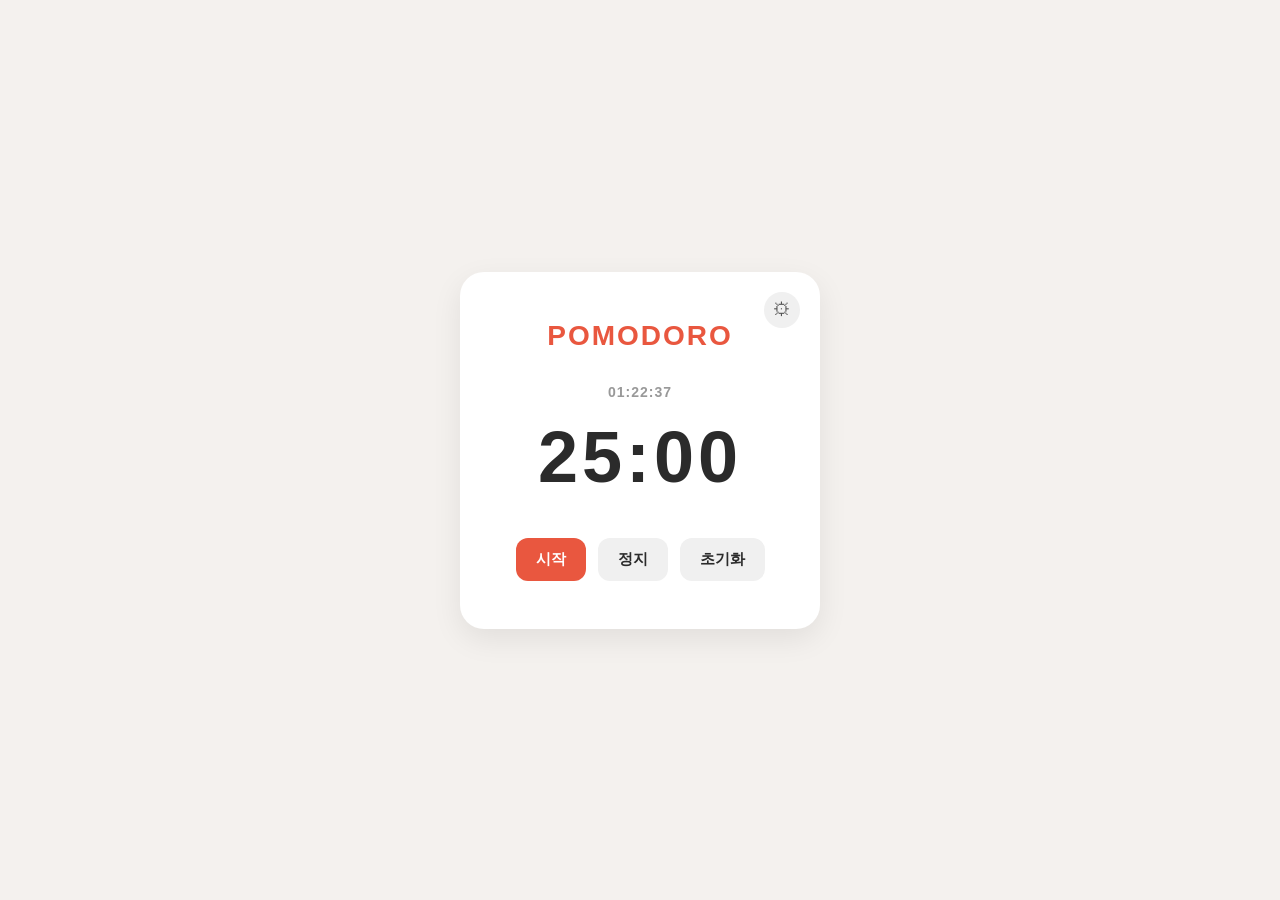
<file: index.html>
<!DOCTYPE html>
<html lang="ko">
<head>
  <meta charset="UTF-8" />
  <meta name="viewport" content="width=device-width, initial-scale=1.0" />
  <title>Pomodoro</title>
  <link rel="stylesheet" href="index.css" />
</head>
<body>
  <main class="timer-card">
    <button class="settings-btn" type="button" aria-label="설정" onclick="location.href='setting.html'">⚙</button>

    <h1>pomodoro</h1>

    <div class="current-time" id="current-time"></div>

    <div class="time-display" id="time-display">25:00</div>

    <div class="controls">
      <button class="btn btn-start" type="button" onclick="startTimer()">시작</button>
      <button class="btn btn-stop" type="button" onclick="stopTimer()">정지</button>
      <button class="btn btn-reset" type="button" onclick="resetTimer()">초기화</button>
    </div>
  </main>

  <script src="index.js"></script>
</body>
</html>
</file>
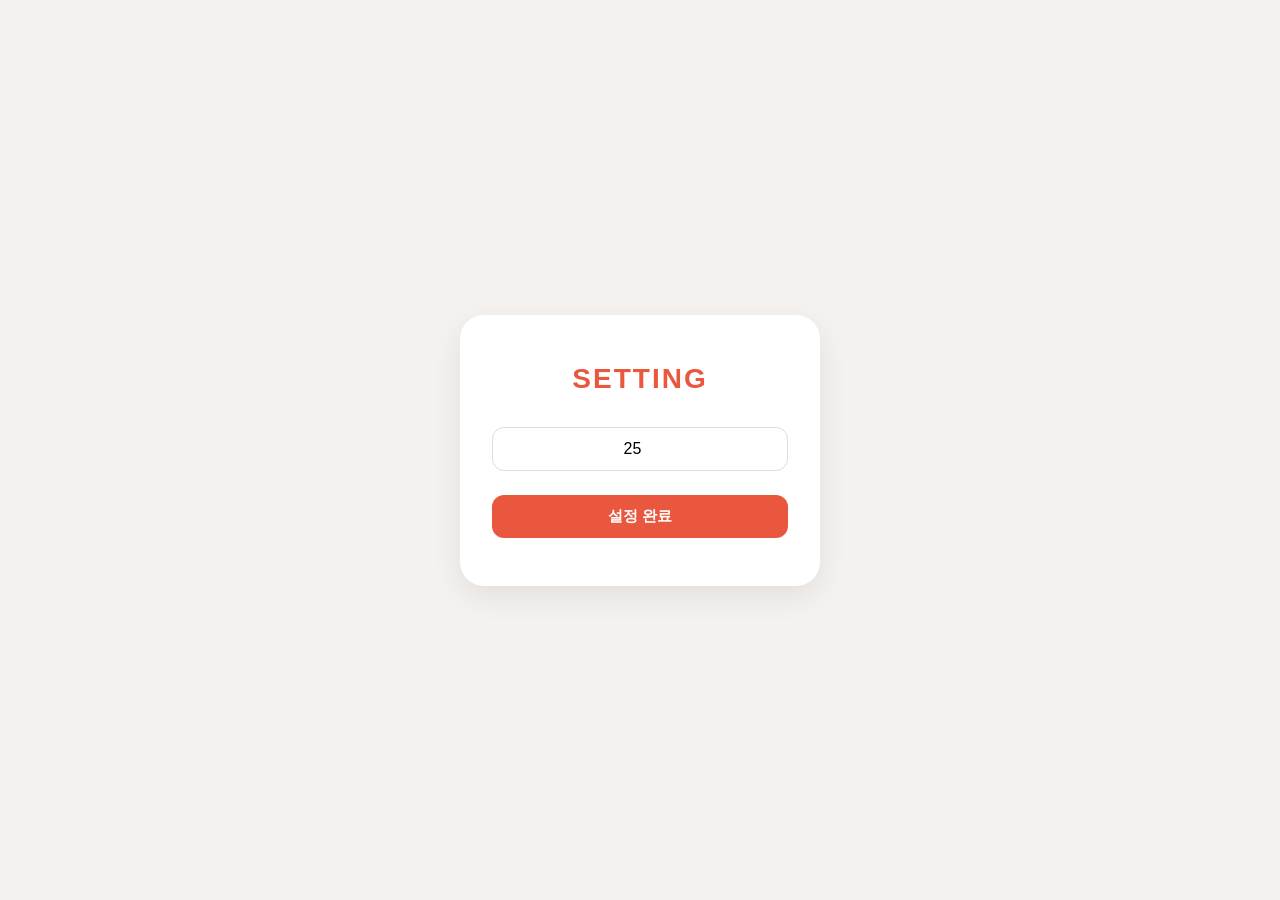
<file: setting.html>
<!DOCTYPE html>
<html lang="ko">
<head>
  <meta charset="UTF-8" />
  <meta name="viewport" content="width=device-width, initial-scale=1.0" />
  <title>Setting</title>
  <link rel="stylesheet" href="setting.css" />
</head>
<body>
  <main class="setting-card">
    <h1>Setting</h1>

    <input type="number" id="timer-input" class="timer-input" />

    <button type="button" class="btn btn-confirm">설정 완료</button>
  </main>

  <script src="setting.js"></script>
</body>
</html>
</file>
<file: index.css>
* {
  margin: 0;
  padding: 0;
  box-sizing: border-box;
}

body {
  min-height: 100vh;
  display: flex;
  align-items: center;
  justify-content: center;
  background-color: #f4f1ee;
  font-family: "Segoe UI", "Apple SD Gothic Neo", Arial, sans-serif;
}

.timer-card {
  position: relative;
  width: 360px;
  padding: 48px 32px;
  background-color: #ffffff;
  border-radius: 24px;
  box-shadow: 0 10px 30px rgba(0, 0, 0, 0.08);
  text-align: center;
}

.settings-btn {
  position: absolute;
  top: 20px;
  right: 20px;
  width: 36px;
  height: 36px;
  border: none;
  border-radius: 50%;
  background-color: #f0f0f0;
  color: #555;
  font-size: 18px;
  cursor: pointer;
}

.settings-btn:hover {
  background-color: #e2e2e2;
}

h1 {
  font-size: 28px;
  font-weight: 700;
  letter-spacing: 2px;
  color: #e9573f;
  text-transform: uppercase;
  margin-bottom: 32px;
}

.current-time {
  font-size: 14px;
  font-weight: 600;
  color: #999;
  letter-spacing: 1px;
  margin-bottom: 16px;
}

.time-display {
  font-size: 72px;
  font-weight: 700;
  color: #2b2b2b;
  letter-spacing: 4px;
  margin-bottom: 40px;
}

.controls {
  display: flex;
  justify-content: center;
  gap: 12px;
}

.btn {
  padding: 12px 20px;
  border: none;
  border-radius: 12px;
  font-size: 15px;
  font-weight: 600;
  cursor: pointer;
  transition: opacity 0.2s ease;
}

.btn:hover {
  opacity: 0.85;
}

.btn-start {
  background-color: #e9573f;
  color: #ffffff;
}

.btn-stop {
  background-color: #f0f0f0;
  color: #2b2b2b;
}

.btn-reset {
  background-color: #f0f0f0;
  color: #2b2b2b;
}
</file>
<file: setting.css>
* {
  margin: 0;
  padding: 0;
  box-sizing: border-box;
}

body {
  min-height: 100vh;
  display: flex;
  align-items: center;
  justify-content: center;
  background-color: #f4f1ee;
  font-family: "Segoe UI", "Apple SD Gothic Neo", Arial, sans-serif;
}

.setting-card {
  width: 360px;
  padding: 48px 32px;
  background-color: #ffffff;
  border-radius: 24px;
  box-shadow: 0 10px 30px rgba(0, 0, 0, 0.08);
  text-align: center;
}

h1 {
  font-size: 28px;
  font-weight: 700;
  letter-spacing: 2px;
  color: #e9573f;
  text-transform: uppercase;
  margin-bottom: 32px;
}

.timer-input {
  width: 100%;
  padding: 12px 16px;
  margin-bottom: 24px;
  border: 1px solid #ddd;
  border-radius: 12px;
  font-size: 16px;
  text-align: center;
}

.timer-input:focus {
  outline: none;
  border-color: #e9573f;
}

.btn {
  padding: 12px 20px;
  border: none;
  border-radius: 12px;
  font-size: 15px;
  font-weight: 600;
  cursor: pointer;
  transition: opacity 0.2s ease;
}

.btn:hover {
  opacity: 0.85;
}

.btn-confirm {
  width: 100%;
  background-color: #e9573f;
  color: #ffffff;
}
</file>
